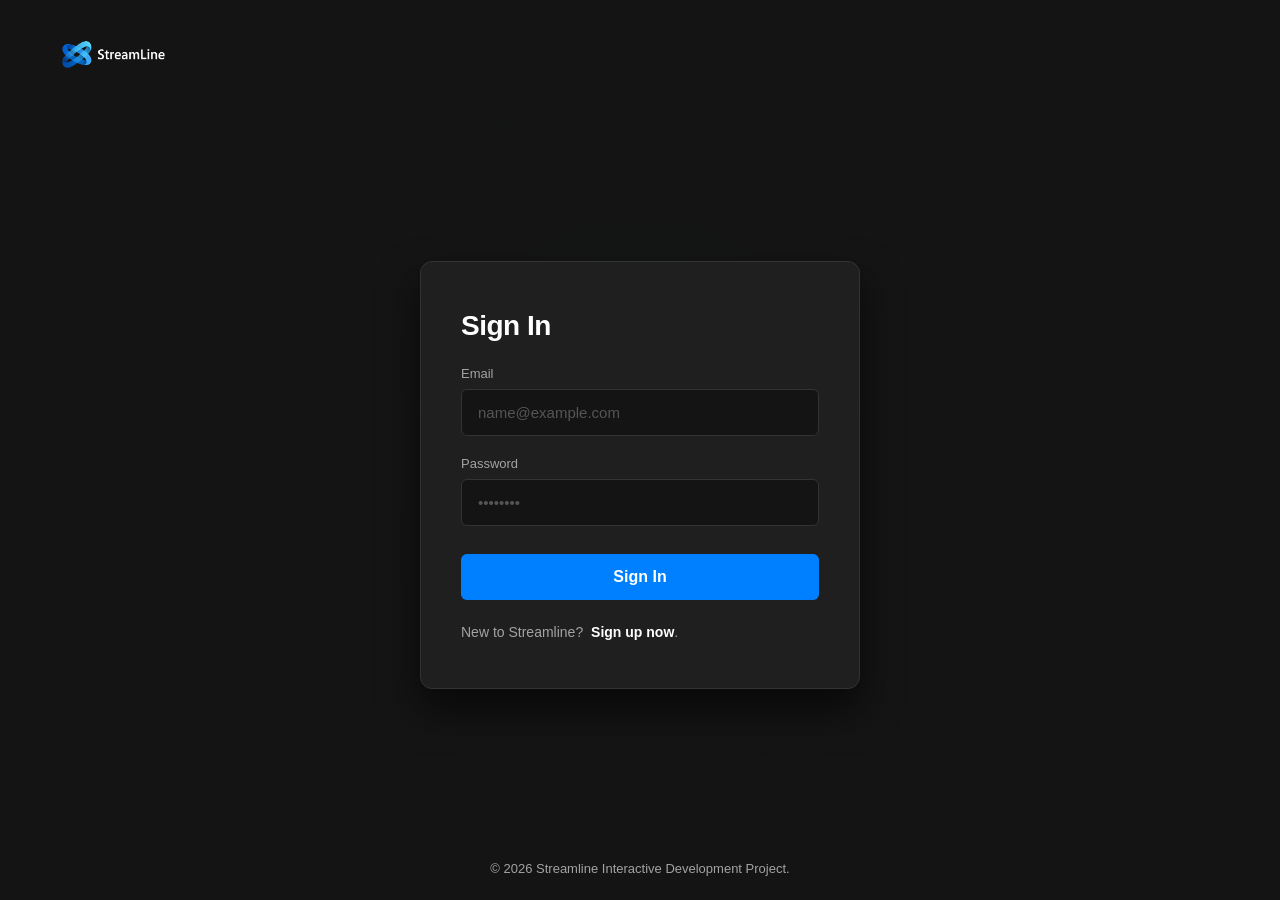
<file: index.html>
<!DOCTYPE html>
<html lang="en">
<head>
    <meta charset="UTF-8">
    <meta name="viewport" content="width=device-width, initial-scale=1.0">
    <title>Streamline - Authentication</title>
     <link rel="stylesheet" href="css/main.css">
</head>
<body>

    <header class="siteHeader">
        <a href="#" class="logoContainer">
             <a href="/public/pages/homepage.html" class="logoLink d-inline-block"><img src="/public/assets/img/Firefly_remove the background, only the logo and text must be visible. 555451.png" class="logo" alt="StreamLine"></a>
        </a>
    </header>

    <main class="authMain">
        
        <section id="signinSection" class="authCard">
            <h1>Sign In</h1>
            <form id="signinForm">
                <div class="inputGroup">
                    <label for="signinEmail">Email</label>
                    <input type="email" id="signinEmail" name="email" required placeholder="name@example.com">
                </div>
                
                <div class="inputGroup">
                    <label for="signinPassword">Password</label>
                    <input type="password" id="signinPassword" name="password" required placeholder="••••••••">
                </div>
                
                <button type="submit" class="authButton">Sign In</button>
            </form>
            
            <div class="authSwitch">
                <p>New to Streamline? <a href="#" id="showSignup">Sign up now</a>.</p>
            </div>
        </section>

        <section id="signupSection" class="authCard hidden">
            <h1>Create Account</h1>
            <form id="signupForm">
                <div class="inputGroup">
                    <label for="signupName">Full Name</label>
                    <input type="text" id="signupName" name="fullname" required placeholder="Full Government Name">
                </div>

                <div class="inputGroup">
                    <label for="signupEmail">Email or Student ID</label>
                    <input type="email" id="signupEmail" name="email" required placeholder="name@example.com">
                </div>

                <div class="inputGroup">
                    <label for="signupPassword">Create Password</label>
                    <input type="password" id="signupPassword" name="password" required placeholder="••••••••">
                </div>
                
                <button type="submit" class="authButton">Sign Up</button>
            </form>
            
            <div class="authSwitch">
                <p>Already have an account? <a href="#" id="showSignin">Sign in</a>.</p>
            </div>
        </section>

    </main>

    <footer class="siteFooter">
        <p>&copy; 2026 Streamline Interactive Development Project.</p>
    </footer>




    <script src="/public/js/script.js"></script>
</body>
</html>
</file>
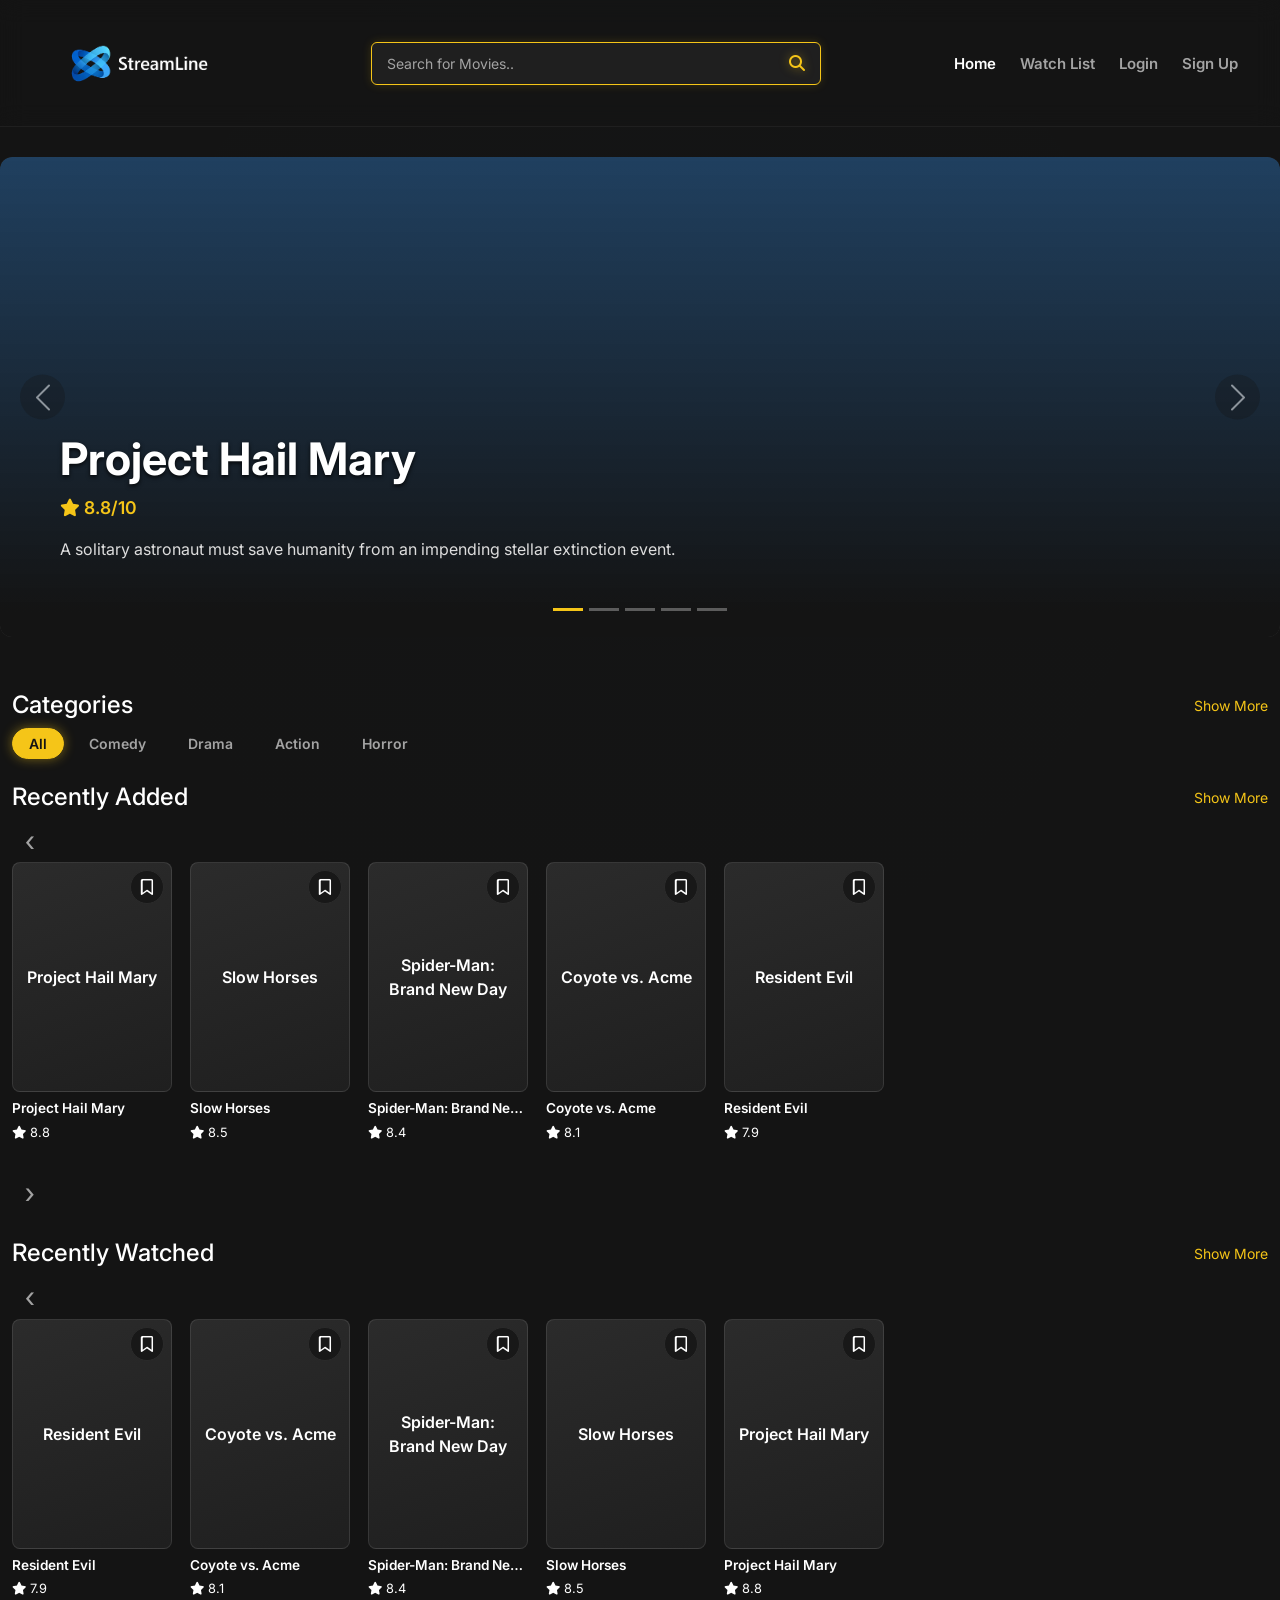
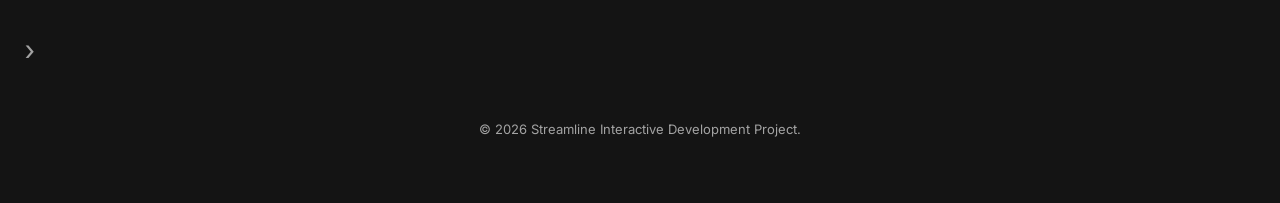
<file: pages/homepage.html>
<!DOCTYPE html>
<html lang="en">
 <head>
     <meta charset="UTF-8" />
     <meta name="viewport" content="width=device-width, initial-scale=1.0" />
     <title>StreamLine Movie</title>
    
     <!--Fonts & Icons-->
     <link href="https://fonts.googleapis.com/css2?family=Inter:wght@400;600&display=swap" rel="stylesheet" />
     <link rel="stylesheet" href="https://cdnjs.cloudflare.com/ajax/libs/font-awesome/6.4.0/css/all.min.css" />
     
     <!--Bootstrap & CSS-->
     <link href="https://cdn.jsdelivr.net/npm/bootstrap@5.3.8/dist/css/bootstrap.min.css" rel="stylesheet" integrity="sha384-sRIl4kxILFvY47J16cr9ZwB07vP4J8+LH7qKQnuqkuIAvNWLzeN8tE5YBujZqJLB" crossorigin="anonymous">
     <link rel="stylesheet" href="/public/css/main.css">
    </head>

    <body>
     <!--Main Header-->
     <header class="library container-fluid py-2" id="library">
          <nav class="navbar-container d-flex align-items-center justify-content-between flex-wrap gap-3">
             <a href="/public/pages/homepage.html" class="logoLink d-inline-block"><img src="/public/assets/img/Firefly_remove the background, only the logo and text must be visible. 555451.png" class="logo" alt="StreamLine"></a>

             <!--Search Bar-->
             <div class="search">
                 <form action="/public/pages/library.html" method="GET" class="search-form d-flex align-items-center">
                     <input type="search" name="search" id="searchInput" class="search-input form-control" placeholder="Search for Movies.." autofocus>
                     <button type="submit" class="search-submit btn"><i class="fa-solid fa-magnifying-glass"></i></button>
                    </form>
              </div>

             <!--Nav links-->
             <div class="nav-menu" id="nav-menu">
                 <ul class="menu-inner d-flex list-unstyled gap-4 mb-0">
                     <li class="menu-item"><a href="/public/pages/homepage.html" class="menu-link active text-decoration-none">Home</a></li>
                     <li class="menu-item"><a href="/public/pages/watchlist.html" class="menu-link text-decoration-none">Watch List</a></li>
                     <li class="menu-item"><a href="/public/index.html" class="menu-link text-decoration-none">Login</a></li>
                     <li class="menu-item"><a href="/public/index.html" class="menu-link text-decoration-none">Sign Up</a></li>
                  </ul>
              </div>
          </nav>
      </header>

      <!--Hero Banner Slider Section-->
      <section class="hero container-fluid px-0" id="hero">
         <div id="carouselHero" class="carouselHero carousel slide" data-bs-ride="carousel">
             <div class="carouselInner carousel-inner" id="carouselInner">
                 <div class="carouselItem carousel-item active">
                     <div class="hero-overlay-info p-5">
                         <h1 id="title" class="hero-title-text display-4 fw-bold">Loading Featured Title...</h1>
                         <div id="content" class="hero-media-injector"></div>
                     </div>
                  </div>
              </div>
        
              <div class="carousel-dots-indicator carousel-indicators" id="carouselIndicators"></div>
        
              <!--Slider Controls-->
              <button class="carousel-control-prev" type="button" id="prevBtn" data-bs-target="#carouselHero" data-bs-slide="prev" aria-label="Previous Slide">
                 <span class="carousel-control-prev-icon" aria-hidden="true"></span>
              </button>
              <button class="carousel-control-next" type="button" id="nextBtn" data-bs-target="#carouselHero" data-bs-slide="next" aria-label="Next Slide">
                 <span class="carousel-control-next-icon" aria-hidden="true"></span>
              </button>
          </div>
      </section>

      <!--Homepage Content Base Grid-->
      <main class="homePage container-fluid py-4">
         
         <!--Categories Filter Pills Row-->
         <section class="home-row-section mb-4">
             <div class="row-section-header d-flex justify-content-between align-items-center mb-2">
                 <h2 class="h4 mb-0">Categories</h2>
                 <a href="#" class="show-more-btn text-decoration-none small">Show More</a>
              </div>
              <div class="categories-pill-row d-flex flex-wrap gap-2">
                  <button class="category-pill btn btn-sm active" data-genre="">All</button>
                  <button class="category-pill btn btn-sm" data-genre="35">Comedy</button>
                  <button class="category-pill btn btn-sm" data-genre="18">Drama</button>
                  <button class="category-pill btn btn-sm" data-genre="28">Action</button>
                  <button class="category-pill btn btn-sm" data-genre="27">Horror</button>
              </div>

          </section>

          <!--Poster Row: Recently Added Layer-->
          <section class="home-row-section mb-4">
             <div class="row-section-header d-flex justify-content-between align-items-center mb-2">
                 <h2 class="h4 mb-0">Recently Added</h2>
                 <a href="/public/pages/library.html" class="show-more-btn text-decoration-none small">Show More</a>
              </div>
              <div class="horizontal-scroll-wrapper position-relative">
                 <button class="paddle-nav left-paddle btn">‹</button>
                 <div class="poster-grid-viewport d-flex gap-3 overflow-x-auto pb-2" id="recentlyAddedGrid">
                     <!-- Dynamic content populated via JavaScript script.js -->
                 </div>
                 <button class="paddle-nav right-paddle btn">›</button>
               </div>
          </section>

          <!--Poster Row: Recently Watched/Trending-->
          <section class="feed-section mb-4">
             <div class="feed-header d-flex justify-content-between align-items-center mb-2">
                 <h2 class="h4 mb-0">Recently Watched</h2>
                 <a href="/public/pages/library.html" class="show-more-link text-decoration-none small">Show More</a>
              </div>
              <div class="horizontal-scroll-wrapper position-relative">
                 <button class="paddle-nav left-paddle btn">‹</button>
                 <div class="poster-grid-viewport d-flex gap-3 overflow-x-auto pb-2" id="recentlyWatchedGrid">
                     <!-- Dynamic content populated via JavaScript script.js -->
                 </div>
                 <button class="paddle-nav right-paddle btn">›</button>
              </div>
          </section>

           <footer class="siteFooter">
             <p>&copy; 2026 Streamline Interactive Development Project.</p>
           </footer>
           
        </main>
        <script src="https://cdn.jsdelivr.net/npm/bootstrap@5.3.8/dist/js/bootstrap.bundle.min.js" integrity="sha384-FKyoEForCGlyvwx9Hj09JcYn3nv7wiPVlz7YYwJrWVcXK/BmnVDxM+D2scQbITxI" crossorigin="anonymous"></script>
        <script src="/public/js/config.js"></script>
        <script src="/public/js/script.js"></script>
  </body>
</html>
</file>
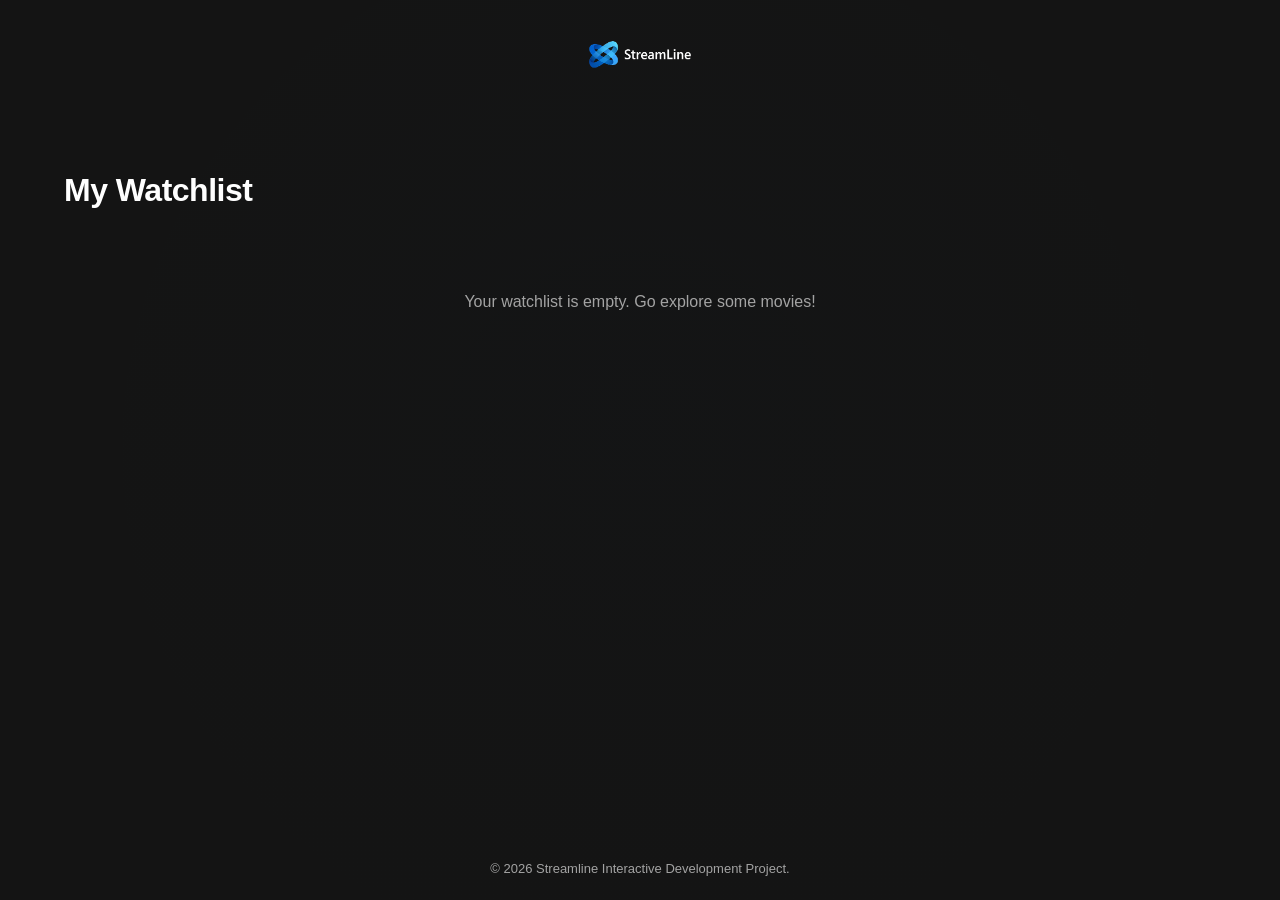
<file: pages/watchlist.html>
<!DOCTYPE html>
<html lang="en">
<head>
    <meta charset="UTF-8">
    <meta name="viewport" content="width=device-width, initial-scale=1.0">
    <title>Streamline - My Watchlist</title>
    <link rel="stylesheet" href="/public/css/main.css">
</head>
<body>

    <header class="siteHeader">
        <a href="#" class="logoContainer">
             <a href="/public/pages/homepage.html" class="logoLink d-inline-block"><img src="/public/assets/img/Firefly_remove the background, only the logo and text must be visible. 555451.png" class="logo" alt="StreamLine"></a>
        </a>
    </header>

    <main class="authMain" style="align-items: flex-start;">
        <div class="watchlist-container">
            <h1>My Watchlist</h1>
            <div id="watchlistGrid" class="movie-grid">
            </div>
        </div>
    </main>

    <footer class="siteFooter">
        <p>&copy; 2026 Streamline Interactive Development Project.</p>
    </footer>

    <script src="/public/js/script.js"></script>
</body>
</html>
</file>
<file: css/main.css>
/*-global styling-*/
:root {
    --primary-blue: #0080FF;
    --primary-yellow: #F5C518;
    --background: #141414;
    --accent-black: #1F1F1F;
    --hover-black: #2B2B2B;
    --text-white: #FFFFFF;
    --muted-text: #A3A3A3;
    --yellow-glow: rgba(245, 197, 24, 0.55);
    --bg-charcoal: #141414;
    --surface-slate: #1F1F1F;
    --border-grey: #333333;
    --electric-blue: #0080FF;
    --blue-hover: #0066CC;
    --text-white: #FFFFFF;
    --text-grey: #A3A3A3;
}

*{
  box-sizing: border-box;
  margin: 0;
  padding: 0;
  font-family: 'Inter', -apple-system, BlinkMacSystemFont, 'Segoe UI', Roboto, sans-serif;
}

/* Info text: all headings are white */
h1, h2, h3, h4, h5, h6 {
    color: var(--text-white);
}

body {
   background-color: var(--background);
   color: var(--text-white);
   min-height: 100vh;
   overflow-x: hidden;
   background-attachment: fixed;
   display: flex;
   flex-direction: column;
   justify-content: space-between;
   background-image: linear-gradient(to bottom, rgba(20, 20, 20, 0.75), rgba(20, 20, 20, 0.95)), radial-gradient(circle at center, rgba(0, 128, 255, 0.04) 0%, transparent 70%);
}

/*-Navbar-*/
.library {
    background-color: rgba(20, 20, 20, 0.85);
    backdrop-filter: blur(12px);
    position: sticky;
    top: 0;
    z-index: 1000;
    border-bottom: 1px solid rgba(255, 255, 255, 0.05);
}

.navbar-container {
    max-width: 1400px;
    margin: 0 auto;
    padding: 15px 30px;
    display: flex;
    align-items: center;
    justify-content: space-between; 
    gap: 20px;
}

.logo {
    height: 60px;
    width: auto;
    object-fit: contain;
    cursor: pointer;
}

.search {
    flex: 0 1 450px;
}

/* Search bar: yellow glow (faint at rest, brighter on hover, pulsing while typing) */
.search-form {
    display: flex;
    background-color: var(--accent-black);
    border: 1px solid rgba(245, 197, 24, 0.35);
    border-radius: 6px;
    overflow: hidden;
    box-shadow: 0 0 10px rgba(245, 197, 24, 0.18);
    transition: box-shadow 0.25s, border-color 0.25s;
}

.search-form:hover {
    box-shadow: 0 0 16px rgba(245, 197, 24, 0.35);
}

.search-form:focus-within {
    border-color: var(--primary-yellow);
    animation: searchGlow 2.4s ease-in-out infinite;
}

@keyframes searchGlow {
    0%, 100% {
        box-shadow: 0 0 0 1px var(--primary-yellow), 0 0 14px rgba(245, 197, 24, 0.45), 0 0 32px rgba(245, 197, 24, 0.2);
    }
    50% {
        box-shadow: 0 0 0 1px var(--primary-yellow), 0 0 22px rgba(245, 197, 24, 0.7), 0 0 52px rgba(245, 197, 24, 0.35);
    }
}

.search-input {
    width: 100%;
    background: transparent;
    border: none;
    padding: 10px 15px;
    color: var(--text-white);
    font-size: 14px;
    outline: none;
}

/* Bootstrap's .form-control:focus turns the input white, so keep it dark when focused */
.search-input:focus {
    background: transparent;
    color: var(--text-white);
    box-shadow: none;
}

.search-input::placeholder {
    color: var(--muted-text);
}

.search-submit {
    background: transparent;
    border: none;
    color: var(--muted-text);
    padding: 0 15px;
    cursor: pointer;
    transition: color 0.2s, text-shadow 0.2s;
}

.search-submit:hover,
.search-form:focus-within .search-submit {
    color: var(--primary-yellow);
    text-shadow: 0 0 10px var(--yellow-glow);
}

.menu-inner {
    display: flex;
    flex-wrap: wrap;
    list-style: none;
    gap: 25px;
    align-items: center;
}

.menu-link {
    color: var(--muted-text);
    text-decoration: none;
    font-weight: 600;
    font-size: 15px;
    white-space: nowrap;
    transition: color 0.2s, text-shadow 0.2s;
}

.menu-link.active {
    color: var(--text-white);
}

.menu-link:hover {
    color: var(--primary-yellow);
    text-shadow: 0 0 12px var(--yellow-glow);
}

/* Navbar "User" section (added by auth.js when someone is logged in) */
.user-link {
    padding: 4px 14px 4px 4px;
    color: var(--text-white);
    background-color: var(--accent-black);
    border: 1px solid var(--hover-black);
    border-radius: 999px;
    transition: background-color 0.2s, border-color 0.2s, box-shadow 0.25s, color 0.2s;
}

.user-link:hover {
    background-color: var(--hover-black);
    border-color: var(--primary-yellow);
    box-shadow: 0 0 12px rgba(245, 197, 24, 0.35);
    text-shadow: none;
}

.user-avatar {
    position: relative;
    width: 30px;
    height: 30px;
    display: inline-flex;
    align-items: center;
    justify-content: center;
    border-radius: 50%;
    background-color: var(--text-white);
    color: var(--background);
    font-size: 0.85rem;
    font-weight: 600;
}

/* small yellow dot = active session */
.user-avatar::after {
    content: "";
    position: absolute;
    right: -2px;
    bottom: -2px;
    width: 10px;
    height: 10px;
    border-radius: 50%;
    background-color: var(--primary-yellow);
    border: 2px solid var(--accent-black);
}

.user-name {
    max-width: 120px;
    overflow: hidden;
    text-overflow: ellipsis;
    white-space: nowrap;
}

/*- Hero Framework Configuration -*/
.hero {
    max-width: 1400px;
    margin: 30px auto;
    padding: 0 30px;
}

.carouselHero {
    width: 100%;
    border-radius: 12px;
    overflow: hidden;
    position: relative;
    background-color: var(--hover-black);
}

.carouselInner {
    width: 100%;
    height: 480px;
}

.carouselItem {
    display: none; 
    width: 100%;
    height: 100%;
}

.carouselItem.active {
    display: block !important;
}

/* FORCE THE HERO BACKGROUND BANNER IMAGE TO SHOW */
.hero-overlay-info {
    width: 100% !important;
    height: 100% !important;
    min-height: 480px !important;
    background-size: cover !important;
    background-position: center !important;
    background-repeat: no-repeat !important;
    display: flex !important;
    flex-direction: column !important;
    justify-content: flex-end !important;
    padding: 60px;
    border-radius: 12px;
    content-visibility: auto !important; /* Forces layout parsing on cross-origin folders */
}


.carousel-control-prev,
.carousel-control-next {
    position: absolute;
    top: 50%;
    transform: translateY(-50%);
    background: rgba(20, 20, 20, 0.6);
    border: none;
    color: white;
    width: 45px;
    height: 45px;
    border-radius: 50%;
    z-index: 10;
    transition: background-color 0.2s, box-shadow 0.25s;
}

.carousel-control-prev:hover,
.carousel-control-next:hover {
    background: var(--hover-black);
    box-shadow: 0 0 14px var(--yellow-glow);
}

.carousel-control-prev { left: 20px; }
.carousel-control-next { right: 20px; }

/* Slider dashes: muted, active one is yellow */
.carousel-indicators [data-bs-target] {
    background-color: var(--muted-text);
}

.carousel-indicators .active {
    background-color: var(--primary-yellow);
    opacity: 1;
}

/*- Section headers / Categories -*/
.show-more-btn,
.show-more-link {
    color: var(--primary-yellow);
    transition: color 0.2s, text-shadow 0.2s;
}

.show-more-btn:hover,
.show-more-link:hover {
    color: var(--text-white);
    text-shadow: 0 0 10px var(--yellow-glow);
}

.category-pill {
    background-color: transparent;
    border: 1px solid transparent;
    border-radius: 20px;
    padding: 4px 16px;
    color: var(--muted-text);
    font-weight: 600;
    transition: background-color 0.2s, color 0.2s;
}

.category-pill:hover {
    background-color: var(--hover-black);
    color: var(--text-white);
}

.category-pill.active,
.category-pill.active:hover {
    background-color: var(--primary-yellow);
    border-color: var(--primary-yellow);
    color: var(--background);
    box-shadow: 0 0 12px rgba(245, 197, 24, 0.45);
}

/*- Content Row Framework Settings -*/
.poster-grid-viewport {
    display: flex !important;
    flex-direction: row !important;
    flex-wrap: nowrap !important;
    overflow-x: auto !important;
    overflow-y: hidden !important;
    gap: 18px !important;
    width: 100% !important;
    min-height: 310px !important; 
    padding-bottom: 12px !important;
    scroll-behavior: smooth;
    scrollbar-width: none;      /* Firefox */
    -ms-overflow-style: none;   /* old Edge */
}

.poster-grid-viewport::-webkit-scrollbar {
    display: none;              /* Chrome / Safari */
}

.paddle-nav {
    color: var(--muted-text);
    font-size: 1.8rem;
    line-height: 1;
    transition: color 0.2s;
}

.paddle-nav:hover {
    color: var(--primary-yellow);
}

.empty-note {
    color: var(--muted-text);
}

/* Individual Movie Card Formatting */
.dashboard-movie-card {
    flex: 0 0 160px !important; 
    width: 160px !important;
    display: inline-block !important;
    vertical-align: top !important;
    cursor: pointer;
    text-align: left;
    transition: transform 0.2s ease-in-out;
}

.dashboard-movie-card:hover {
    transform: scale(1.05); 
}

.dashboard-movie-card img {
    width: 100% !important;
    height: 230px !important;
    object-fit: cover !important;
    border-radius: 8px !important;
    box-shadow: 0 6px 12px rgba(0, 0, 0, 0.5) !important;
    border: 1px solid rgba(255, 255, 255, 0.1);
}

/* Poster placeholder (used when a movie has no poster image) */
.poster-fallback {
    width: 100%;
    height: 230px;
    display: flex;
    align-items: center;
    justify-content: center;
    padding: 10px;
    text-align: center;
    font-weight: 600;
    color: var(--text-white);
    background: linear-gradient(160deg, var(--hover-black), var(--accent-black));
    border-radius: 8px;
    border: 1px solid rgba(255, 255, 255, 0.1);
}

.dashboard-movie-card h5 {
    margin-top: 8px;
    font-size: 0.85rem;
    font-weight: 600;
    color: var(--text-white) !important;
    overflow: hidden;
    text-overflow: ellipsis;
    white-space: nowrap;
    margin-bottom: 2px;
}

.dashboard-movie-card span {
    font-size: 0.8rem;
    color: var(--text-white) !important;
}

/*- Watchlist bookmark button (added to every poster card by script.js) -*/
.dashboard-movie-card {
    position: relative;
}

.watchlist-btn {
    position: absolute;
    top: 8px;
    right: 8px;
    z-index: 2;
    width: 34px;
    height: 34px;
    padding: 0;
    display: flex;
    align-items: center;
    justify-content: center;
    background: rgba(20, 20, 20, 0.8);
    color: var(--text-white);
    border: 1px solid var(--hover-black);
    border-radius: 50%;
    cursor: pointer;
    transition: background-color 0.2s, color 0.2s, border-color 0.2s, box-shadow 0.25s, transform 0.2s;
}

.watchlist-btn:hover {
    background: var(--hover-black);
    color: var(--primary-yellow);
    border-color: var(--primary-yellow);
    box-shadow: 0 0 12px var(--yellow-glow);
    transform: scale(1.08);
}

/* saved: yellow bookmark with a steady glow */
.watchlist-btn.saved {
    color: var(--primary-yellow);
    border-color: var(--primary-yellow);
    box-shadow: 0 0 10px rgba(245, 197, 24, 0.7), 0 0 22px rgba(245, 197, 24, 0.35);
}

/* yellow ring pulse when a movie has just been added */
.watchlist-btn.pulse {
    animation: watchlistPulse 0.6s ease-out;
}

@keyframes watchlistPulse {
    0%   { transform: scale(1);    box-shadow: 0 0 0 0 rgba(245, 197, 24, 0.9); }
    40%  { transform: scale(1.35); }
    100% { transform: scale(1);    box-shadow: 0 0 0 16px rgba(245, 197, 24, 0); }
}

/* Header & Logo Styling */
.siteHeader {
    padding: 24px 40px;
    width: 100%;
}

.logoContainer {
    display: inline-block;
    text-decoration: none;
}

.logoMark {
    height: 38px;
    width: auto;
    object-fit: contain;
    display: block;
}

.authMain {
    display: flex;
    justify-content: center;
    align-items: center;
    flex-grow: 1;
    padding: 24px;
    width: 100%;
}

.authCard {
    background-color: var(--surface-slate);
    width: 100%;
    max-width: 440px;
    padding: 48px 40px;
    border-radius: 12px;
    box-shadow: 0 20px 40px rgba(0, 0, 0, 0.6);
    border: 1px solid var(--border-grey);
    transition: all 0.3s ease;
}

.authCard h1 {
    font-size: 28px;
    font-weight: 700;
    margin-bottom: 24px;
    letter-spacing: -0.5px;
}

.inputGroup {
    margin-bottom: 20px;
}

.inputGroup label {
    display: block;
    font-size: 13px;
    font-weight: 500;
    color: var(--text-grey);
    margin-bottom: 8px;
}

.inputGroup input {
    width: 100%;
    padding: 14px 16px;
    background-color: #141414;
    border: 1px solid var(--border-grey);
    border-radius: 6px;
    color: var(--text-white);
    font-size: 15px;
    outline: none;
    transition: border-color 0.2s ease, background-color 0.2s ease;
}

.inputGroup input:focus {
    border-color: var(--electric-blue);
    background-color: #1b1b1b;
}

.inputGroup input::placeholder {
    color: #555555;
}

.authButton {
    width: 100%;
    padding: 14px;
    background-color: var(--electric-blue);
    color: var(--text-white);
    border: none;
    border-radius: 6px;
    font-size: 16px;
    font-weight: 600;
    cursor: pointer;
    transition: background-color 0.2s ease, transform 0.1s ease;
    margin-top: 8px;
}

.authButton:hover {
    background-color: var(--blue-hover);
}

.authButton:active {
    transform: scale(0.98);
}

.authSwitch {
    margin-top: 24px;
    color: var(--text-grey);
    font-size: 14px;
}

.authSwitch a {
    color: var(--text-white);
    text-decoration: none;
    font-weight: 600;
    margin-left: 4px;
}

.authSwitch a:hover {
    text-decoration: underline;
    color: var(--electric-blue);
}

.siteFooter {
    text-align: center;
    padding: 24px;
    color: var(--text-grey);
    font-size: 13px;
}

.hidden {
    display: none !important;
}

@media (max-width: 480px) {
    .siteHeader {
        padding: 16px 20px;
    }

    .logoMark {
        height: 30px;
    }

    .authCard {
        padding: 32px 24px;
        border: none;
        box-shadow: none;
        background-color: transparent; 
    }
}



.watchlist-container {
    max-width: 1200px;
    margin: 0 auto;
    padding: 40px 24px;
    width: 100%;
}

.watchlist-container h1 {
    font-size: 32px;
    font-weight: 700;
    margin-bottom: 24px;
    letter-spacing: -0.5px;
}

.movie-grid {
    display: grid;
    grid-template-columns: repeat(auto-fill, minmax(200px, 1fr));
    gap: 24px;
}

.movie-card {
    background-color: var(--surface-slate);
    border-radius: 8px;
    overflow: hidden;
    border: 1px solid var(--border-grey);
    transition: transform 0.2s ease, border-color 0.2s ease;
    display: flex;
    flex-direction: column;
}

.movie-card:hover {
    transform: translateY(-4px);
    border-color: var(--electric-blue);
}

.movie-card img {
    width: 100%;
    height: 300px;
    object-fit: cover;
}

.card-info {
    padding: 16px;
    display: flex;
    flex-direction: column;
    gap: 8px;
    flex-grow: 1;
    justify-content: space-between;
}

.card-info h3 {
    font-size: 16px;
    font-weight: 600;
    color: var(--text-white);
    white-space: nowrap;
    overflow: hidden;
    text-overflow: ellipsis;
}

.card-info p {
    font-size: 13px;
    color: var(--text-grey);
}

.remove-btn {
    background-color: #2b2b2b;
    color: var(--text-white);
    border: 1px solid var(--border-grey);
    padding: 8px;
    border-radius: 4px;
    font-size: 13px;
    font-weight: 500;
    cursor: pointer;
    transition: background-color 0.2s, border-color 0.2s;
    margin-top: 8px;
}

.remove-btn:hover {
    background-color: #cc0000;
    border-color: #cc0000;
}

.empty-msg {
    color: var(--text-grey);
    font-size: 16px;
    grid-column: 1 / -1;
    text-align: center;
    padding: 60px 0;
}
</file>
<file: public/css/main.css>
:root {
    --primary-blue: #0080FF;
    --primary-yellow: #F5C518;
    --background: #141414;
    --accent-black: #1F1F1F;
    --hover-black: #2B2B2B;
    --text-white: #FFFFFF;
    --muted-text: #A3A3A3;
    --yellow-glow: rgba(245, 197, 24, 0.55);
    --bg-charcoal: #141414;
    --surface-slate: #1F1F1F;
    --border-grey: #333333;
    --electric-blue: #0080FF;
    --blue-hover: #0066CC;
    --text-white: #FFFFFF;
    --text-grey: #A3A3A3;
}

*{
  box-sizing: border-box;
  margin: 0;
  padding: 0;
  font-family: 'Inter', -apple-system, BlinkMacSystemFont, 'Segoe UI', Roboto, sans-serif;
}

/* Info text: all headings are white */
h1, h2, h3, h4, h5, h6 {
    color: var(--text-white);
}

body {
   background-color: var(--background);
   color: var(--text-white);
   min-height: 100vh;
   min-height: 100dvh;
   overflow-x: hidden;
   background-attachment: fixed;
   display: flex;
   flex-direction: column;
   justify-content: space-between;
   background-image: linear-gradient(to bottom, rgba(20, 20, 20, 0.75), rgba(20, 20, 20, 0.95)), radial-gradient(circle at center, rgba(0, 128, 255, 0.04) 0%, transparent 70%);
}

/*-Navbar-*/
.library {
    background-color: rgba(20, 20, 20, 0.85);
    backdrop-filter: blur(12px);
    position: sticky;
    top: 0;
    z-index: 1000;
    border-bottom: 1px solid rgba(255, 255, 255, 0.05);
}

.navbar-container {
    max-width: 1400px;
    margin: 0 auto;
    padding: 15px 30px;
    display: flex;
    align-items: center;
    justify-content: space-between; 
    gap: 20px;
}

.logo {
    height: auto;
    width: auto;
    object-fit: contain;
    cursor: pointer;
    max-height: 80px;      
    margin: 0 auto; 
}

.search {
    flex: 0 1 450px;
}

/* Search bar: yellow glow (faint at rest, brighter on hover, pulsing while typing) */
.search-form {
    display: flex;
    background-color: var(--accent-black);
    border: 1px solid rgba(245, 197, 24, 0.35);
    border-radius: 6px;
    overflow: hidden;
    box-shadow: 0 0 10px rgba(245, 197, 24, 0.18);
    transition: box-shadow 0.25s, border-color 0.25s;
}

.search-form:hover {
    box-shadow: 0 0 16px rgba(245, 197, 24, 0.35);
}

.search-form:focus-within {
    border-color: var(--primary-yellow);
    animation: searchGlow 2.4s ease-in-out infinite;
}

@keyframes searchGlow {
    0%, 100% {
        box-shadow: 0 0 0 1px var(--primary-yellow), 0 0 14px rgba(245, 197, 24, 0.45), 0 0 32px rgba(245, 197, 24, 0.2);
    }
    50% {
        box-shadow: 0 0 0 1px var(--primary-yellow), 0 0 22px rgba(245, 197, 24, 0.7), 0 0 52px rgba(245, 197, 24, 0.35);
    }
}

.search-input {
    width: 100%;
    background: transparent;
    border: none;
    padding: 10px 15px;
    color: var(--text-white);
    font-size: 14px;
    outline: none;
}

/* Bootstrap's .form-control:focus turns the input white, so keep it dark when focused */
.search-input:focus {
    background: transparent;
    color: var(--text-white);
    box-shadow: none;
}

.search-input::placeholder {
    color: var(--muted-text);
}

.search-submit {
    background: transparent;
    border: none;
    color: var(--muted-text);
    padding: 0 15px;
    cursor: pointer;
    transition: color 0.2s, text-shadow 0.2s;
}

.search-submit:hover,
.search-form:focus-within .search-submit {
    color: var(--primary-yellow);
    text-shadow: 0 0 10px var(--yellow-glow);
}

.menu-inner {
    display: flex;
    flex-wrap: wrap;
    list-style: none;
    gap: 25px;
    align-items: center;
}

.menu-link {
    color: var(--muted-text);
    text-decoration: none;
    font-weight: 600;
    font-size: 15px;
    white-space: nowrap;
    transition: color 0.2s, text-shadow 0.2s;
}

.menu-link.active {
    color: var(--text-white);
}

.menu-link:hover {
    color: var(--primary-yellow);
    text-shadow: 0 0 12px var(--yellow-glow);
}

/* Navbar "User" section (added by auth.js when someone is logged in) */
.user-link {
    padding: 4px 14px 4px 4px;
    color: var(--text-white);
    background-color: var(--accent-black);
    border: 1px solid var(--hover-black);
    border-radius: 999px;
    transition: background-color 0.2s, border-color 0.2s, box-shadow 0.25s, color 0.2s;
}

.user-link:hover {
    background-color: var(--hover-black);
    border-color: var(--primary-yellow);
    box-shadow: 0 0 12px rgba(245, 197, 24, 0.35);
    text-shadow: none;
}

.user-avatar {
    position: relative;
    width: 30px;
    height: 30px;
    display: inline-flex;
    align-items: center;
    justify-content: center;
    border-radius: 50%;
    background-color: var(--text-white);
    color: var(--background);
    font-size: 0.85rem;
    font-weight: 600;
}

/* small yellow dot = active session */
.user-avatar::after {
    content: "";
    position: absolute;
    right: -2px;
    bottom: -2px;
    width: 10px;
    height: 10px;
    border-radius: 50%;
    background-color: var(--primary-yellow);
    border: 2px solid var(--accent-black);
}

.user-name {
    max-width: 120px;
    overflow: hidden;
    text-overflow: ellipsis;
    white-space: nowrap;
}

/*- Hero Framework Configuration -*/
.hero {
    max-width: 1400px;
    margin: 30px auto;
    padding: 0 30px;
}

.carouselHero {
    width: 100%;
    border-radius: 12px;
    overflow: hidden;
    position: relative;
    background-color: var(--hover-black);
}

.carouselInner {
    width: 100%;
    height: 480px;
}

.carouselItem {
    display: none; 
    width: 100%;
    height: 100%;
}

.carouselItem.active {
    display: block !important;
}

/* FORCE THE HERO BACKGROUND BANNER IMAGE TO SHOW */
.hero-overlay-info {
    width: 100% !important;
    height: 100% !important;
    min-height: 480px !important;
    background-size: cover !important;
    background-position: center !important;
    background-repeat: no-repeat !important;
    display: flex !important;
    flex-direction: column !important;
    justify-content: flex-end !important;
    padding: 60px;
    border-radius: 12px;
    content-visibility: auto !important; /* Forces layout parsing on cross-origin folders */
}


.carousel-control-prev,
.carousel-control-next {
    position: absolute;
    top: 50%;
    transform: translateY(-50%);
    background: rgba(20, 20, 20, 0.6);
    border: none;
    color: white;
    width: 45px;
    height: 45px;
    border-radius: 50%;
    z-index: 10;
    transition: background-color 0.2s, box-shadow 0.25s;
}

.carousel-control-prev:hover,
.carousel-control-next:hover {
    background: var(--hover-black);
    box-shadow: 0 0 14px var(--yellow-glow);
}

.carousel-control-prev { left: 20px; }
.carousel-control-next { right: 20px; }

/* Slider dashes: muted, active one is yellow */
.carousel-indicators [data-bs-target] {
    background-color: var(--muted-text);
}

.carousel-indicators .active {
    background-color: var(--primary-yellow);
    opacity: 1;
}

/*- Section headers / Categories -*/
.show-more-btn,
.show-more-link {
    color: var(--primary-yellow);
    transition: color 0.2s, text-shadow 0.2s;
}

.show-more-btn:hover,
.show-more-link:hover {
    color: var(--text-white);
    text-shadow: 0 0 10px var(--yellow-glow);
}

.category-pill {
    background-color: transparent;
    border: 1px solid transparent;
    border-radius: 20px;
    padding: 4px 16px;
    color: var(--muted-text);
    font-weight: 600;
    transition: background-color 0.2s, color 0.2s;
}

.category-pill:hover {
    background-color: var(--hover-black);
    color: var(--text-white);
}

.category-pill.active,
.category-pill.active:hover {
    background-color: var(--primary-yellow);
    border-color: var(--primary-yellow);
    color: var(--background);
    box-shadow: 0 0 12px rgba(245, 197, 24, 0.45);
}

/*- Content Row Framework Settings -*/
.poster-grid-viewport {
    display: flex !important;
    flex-direction: row !important;
    flex-wrap: nowrap !important;
    overflow-x: auto !important;
    overflow-y: hidden !important;
    gap: 18px !important;
    width: 100% !important;
    min-height: 310px !important; 
    padding-bottom: 12px !important;
    scroll-behavior: smooth;
    scrollbar-width: none;      /* Firefox */
    -ms-overflow-style: none;   /* old Edge */
}

.poster-grid-viewport::-webkit-scrollbar {
    display: none;              /* Chrome / Safari */
}

.paddle-nav {
    color: var(--muted-text);
    font-size: 1.8rem;
    line-height: 1;
    transition: color 0.2s;
}

.paddle-nav:hover {
    color: var(--primary-yellow);
}

.empty-note {
    color: var(--muted-text);
}

/* Individual Movie Card Formatting */
.dashboard-movie-card {
    flex: 0 0 160px !important; 
    width: 160px !important;
    display: inline-block !important;
    vertical-align: top !important;
    cursor: pointer;
    text-align: left;
    transition: transform 0.2s ease-in-out;
}

.dashboard-movie-card:hover {
    transform: scale(1.05); 
}

.dashboard-movie-card img {
    width: 100% !important;
    height: 230px !important;
    object-fit: cover !important;
    border-radius: 8px !important;
    box-shadow: 0 6px 12px rgba(0, 0, 0, 0.5) !important;
    border: 1px solid rgba(255, 255, 255, 0.1);
}

/* Poster placeholder (used when a movie has no poster image) */
.poster-fallback {
    width: 100%;
    height: 230px;
    display: flex;
    align-items: center;
    justify-content: center;
    padding: 10px;
    text-align: center;
    font-weight: 600;
    color: var(--text-white);
    background: linear-gradient(160deg, var(--hover-black), var(--accent-black));
    border-radius: 8px;
    border: 1px solid rgba(255, 255, 255, 0.1);
}

.dashboard-movie-card h5 {
    margin-top: 8px;
    font-size: 0.85rem;
    font-weight: 600;
    color: var(--text-white) !important;
    overflow: hidden;
    text-overflow: ellipsis;
    white-space: nowrap;
    margin-bottom: 2px;
}

.dashboard-movie-card span {
    font-size: 0.8rem;
    color: var(--text-white) !important;
}

/*- Watchlist bookmark button (added to every poster card by script.js) -*/
.dashboard-movie-card {
    position: relative;
}

.watchlist-btn {
    position: absolute;
    top: 8px;
    right: 8px;
    z-index: 2;
    width: 34px;
    height: 34px;
    padding: 0;
    display: flex;
    align-items: center;
    justify-content: center;
    background: rgba(20, 20, 20, 0.8);
    color: var(--text-white);
    border: 1px solid var(--hover-black);
    border-radius: 50%;
    cursor: pointer;
    transition: background-color 0.2s, color 0.2s, border-color 0.2s, box-shadow 0.25s, transform 0.2s;
}

.watchlist-btn:hover {
    background: var(--hover-black);
    color: var(--primary-yellow);
    border-color: var(--primary-yellow);
    box-shadow: 0 0 12px var(--yellow-glow);
    transform: scale(1.08);
}

/* saved: yellow bookmark with a steady glow */
.watchlist-btn.saved {
    color: var(--primary-yellow);
    border-color: var(--primary-yellow);
    box-shadow: 0 0 10px rgba(245, 197, 24, 0.7), 0 0 22px rgba(245, 197, 24, 0.35);
}

/* yellow ring pulse when a movie has just been added */
.watchlist-btn.pulse {
    animation: watchlistPulse 0.6s ease-out;
}

@keyframes watchlistPulse {
    0%   { transform: scale(1);    box-shadow: 0 0 0 0 rgba(245, 197, 24, 0.9); }
    40%  { transform: scale(1.35); }
    100% { transform: scale(1);    box-shadow: 0 0 0 16px rgba(245, 197, 24, 0); }
}

/* Header & Logo Styling */
.siteHeader {
    display: flex;
    justify-content: center;
    padding: 24px 20px;
    width: 100%;
    
}

.siteHeader a {
    display: block;
    line-height: 0;
    text-decoration: none;
}

.siteHeader img {
    display: block;
    height: 60px;
    width: auto;
    max-width: 100%;
    object-fit: contain;
}

.logoContainer {
    display: inline-block;
    text-decoration: none;
}

.authMain {
    display: flex;
    justify-content: center;
    align-items: center;
    flex-grow: 1;
    padding: 24px;
    width: 100%;
}

.authCard {
    background-color: var(--surface-slate);
    width: 100%;
    max-width: 440px;
    padding: 48px 40px;
    border-radius: 12px;
    box-shadow: 0 20px 40px rgba(0, 0, 0, 0.6);
    border: 1px solid var(--border-grey);
    transition: all 0.3s ease;
}

.authCard h1 {
    font-size: 28px;
    font-weight: 700;
    margin-bottom: 24px;
    letter-spacing: -0.5px;
}

.inputGroup {
    margin-bottom: 20px;
}

.inputGroup label {
    display: block;
    font-size: 13px;
    font-weight: 500;
    color: var(--text-grey);
    margin-bottom: 8px;
}

.inputGroup input {
    width: 100%;
    padding: 14px 16px;
    background-color: #141414;
    border: 1px solid var(--border-grey);
    border-radius: 6px;
    color: var(--text-white);
    font-size: 16px; 
    outline: none;
    transition: border-color 0.2s ease, background-color 0.2s ease;
}

.inputGroup input:focus {
    border-color: var(--electric-blue);
    background-color: #1b1b1b;
}

.inputGroup input::placeholder {
    color: #555555;
}

.authButton {
    width: 100%;
    padding: 14px;
    background-color: var(--electric-blue);
    color: var(--text-white);
    border: none;
    border-radius: 6px;
    font-size: 16px;
    font-weight: 600;
    cursor: pointer;
    transition: background-color 0.2s ease, transform 0.1s ease;
    margin-top: 8px;
}

.authButton:hover {
    background-color: var(--blue-hover);
}

.authButton:active {
    transform: scale(0.98);
}

.authSwitch {
    margin-top: 24px;
    color: var(--text-grey);
    font-size: 14px;
}

.authSwitch a {
    color: var(--text-white);
    text-decoration: none;
    font-weight: 600;
    margin-left: 4px;
}

.authSwitch a:hover {
    text-decoration: underline;
    color: var(--electric-blue);
}

.siteFooter {
    text-align: center;
    padding: 24px;
    color: var(--text-grey);
    font-size: 13px;
}

.hidden {
    display: none !important;
}

@media (max-width: 480px) {
    .siteHeader {
        padding: 16px 20px;
    }

    .siteHeader img {
        height: 32px;
    }

    .authCard {
        padding: 32px 24px;
        border: none;
        box-shadow: none;
        background-color: transparent; 
    }
}

.rememberRow label {
    display: flex;
    align-items: center;
    gap: 0.5rem;
    font-size: 0.9rem;
    cursor: pointer;
}

.watchlist-container {
    max-width: 1200px;
    margin: 0 auto;
    padding: 40px 24px;
    width: 100%;
}

.watchlist-container h1 {
    font-size: 32px;
    font-weight: 700;
    margin-bottom: 24px;
    letter-spacing: -0.5px;
}

.movie-grid {
    display: grid;
    grid-template-columns: repeat(auto-fill, minmax(200px, 1fr));
    gap: 24px;
}

.movie-card {
    background-color: var(--surface-slate);
    border-radius: 8px;
    overflow: hidden;
    border: 1px solid var(--border-grey);
    transition: transform 0.2s ease, border-color 0.2s ease;
    display: flex;
    flex-direction: column;
}

.movie-card:hover {
    transform: translateY(-4px);
    border-color: var(--electric-blue);
}

.movie-card img {
    width: 100%;
    height: 300px;
    object-fit: cover;
}

.card-info {
    padding: 16px;
    display: flex;
    flex-direction: column;
    gap: 8px;
    flex-grow: 1;
    justify-content: space-between;
}

.card-info h3 {
    font-size: 16px;
    font-weight: 600;
    color: var(--text-white);
    white-space: nowrap;
    overflow: hidden;
    text-overflow: ellipsis;
}

.card-info p {
    font-size: 13px;
    color: var(--text-grey);
}

.remove-btn {
    background-color: #2b2b2b;
    color: var(--text-white);
    border: 1px solid var(--border-grey);
    padding: 8px;
    border-radius: 4px;
    font-size: 13px;
    font-weight: 500;
    cursor: pointer;
    transition: background-color 0.2s, border-color 0.2s;
    margin-top: 8px;
}

.remove-btn:hover {
    background-color: #cc0000;
    border-color: #cc0000;
}

.empty-msg {
    color: var(--text-grey);
    font-size: 16px;
    grid-column: 1 / -1;
    text-align: center;
    padding: 60px 0;
}

.hidden { display: none; }

.message.error { color: #ff6b6b; }

.message.success { color: #4cd964; }
</file>
